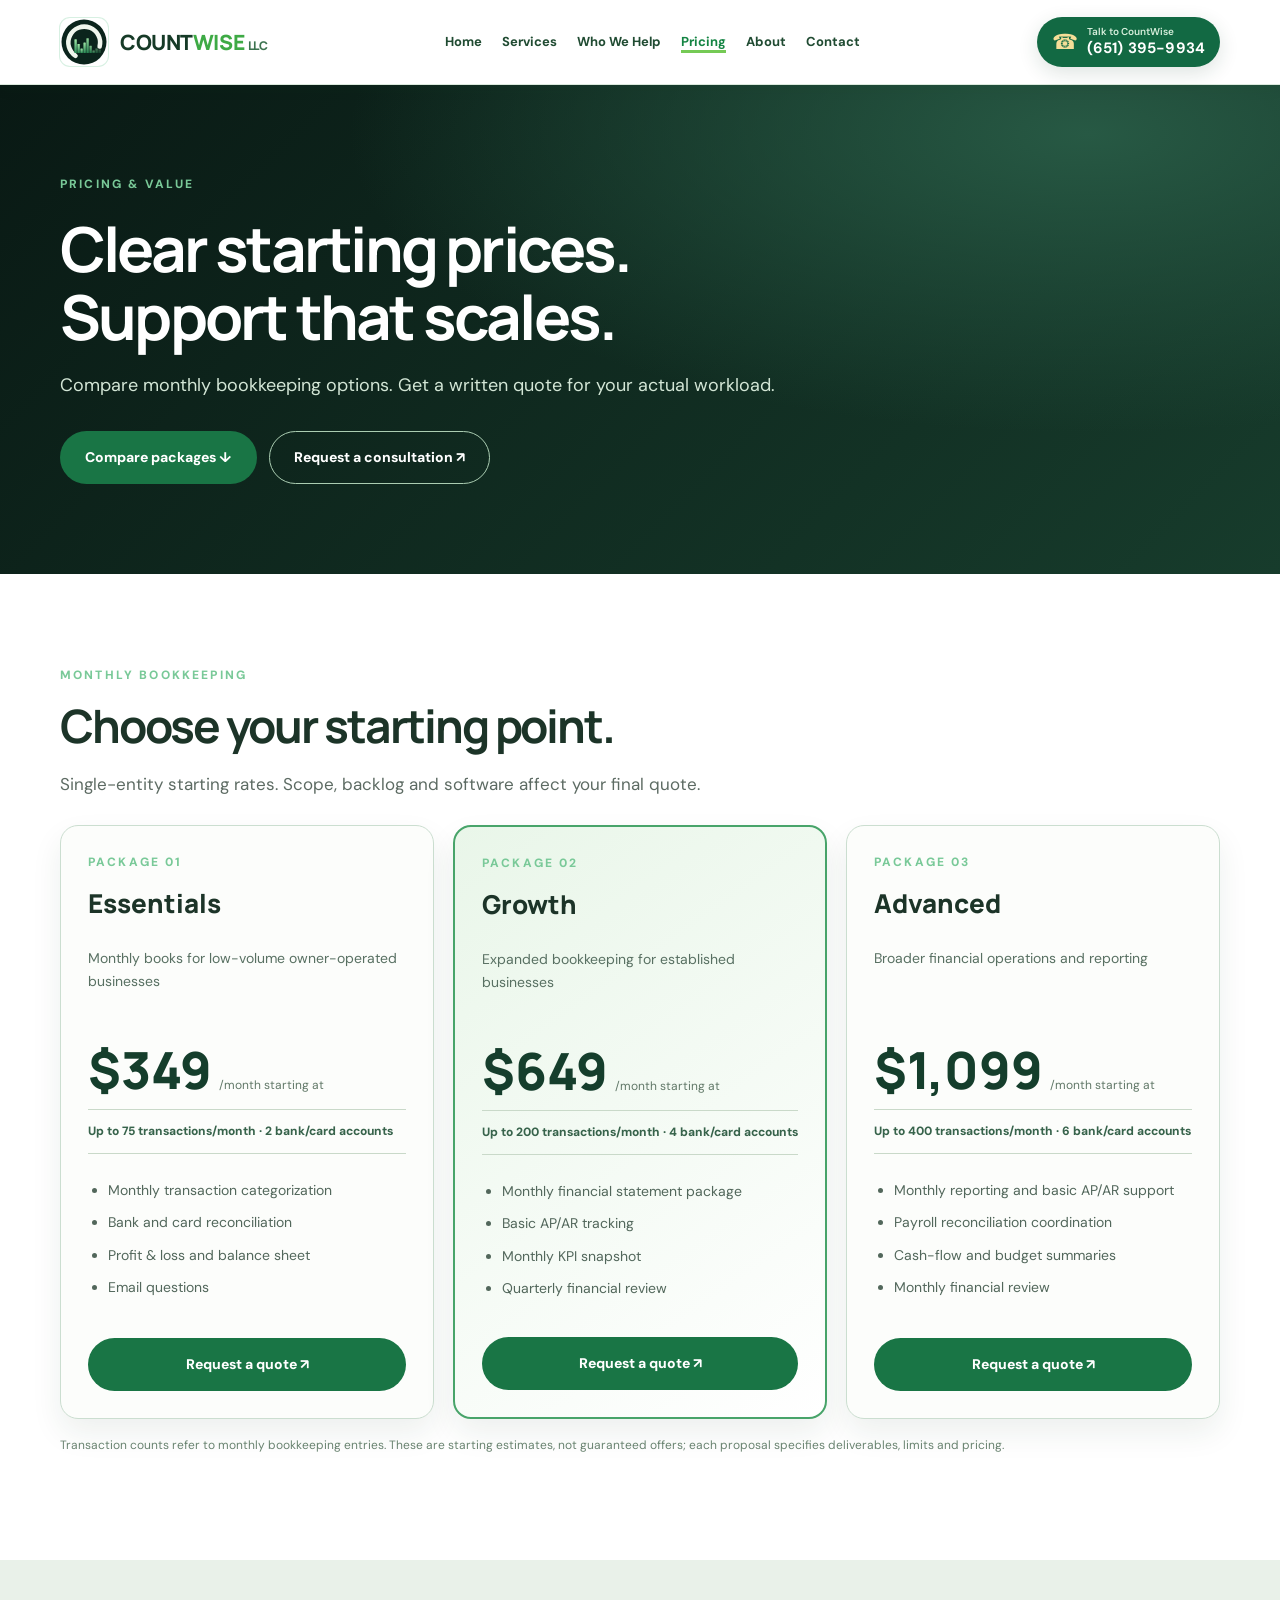
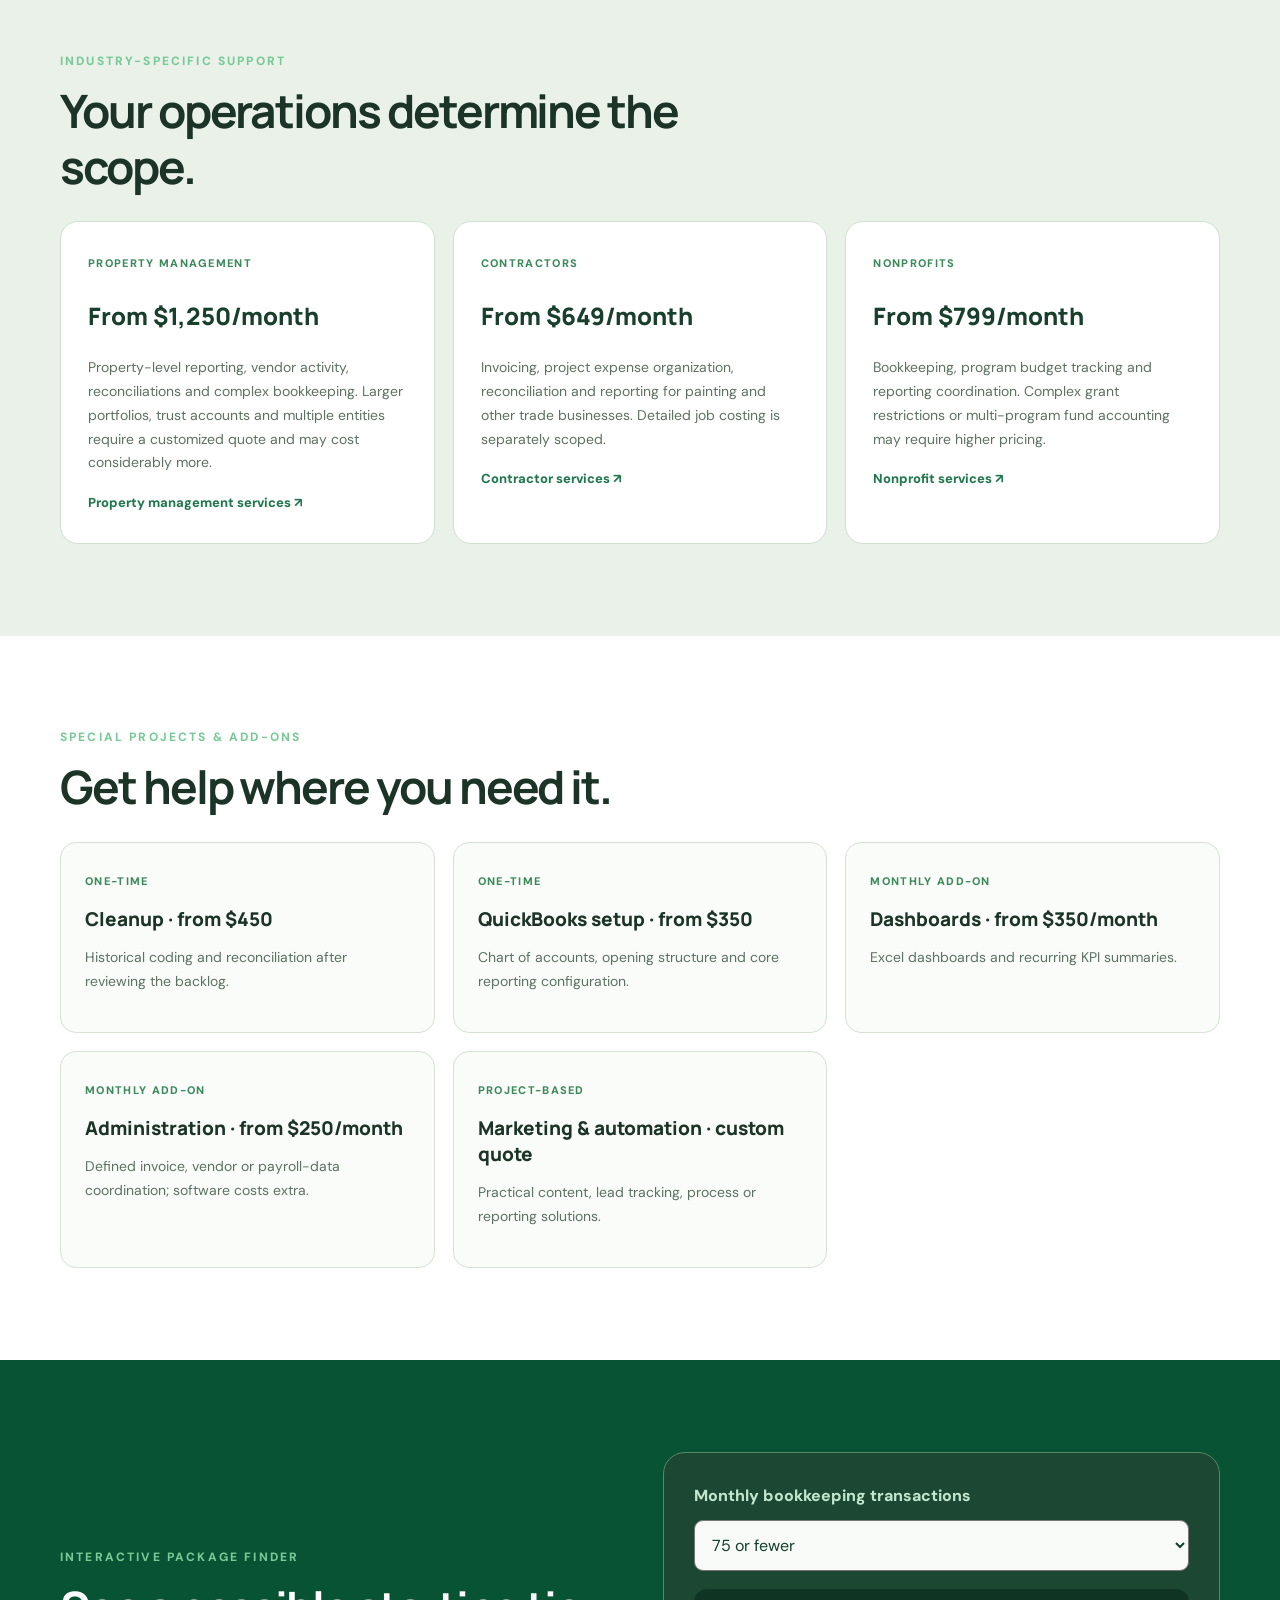
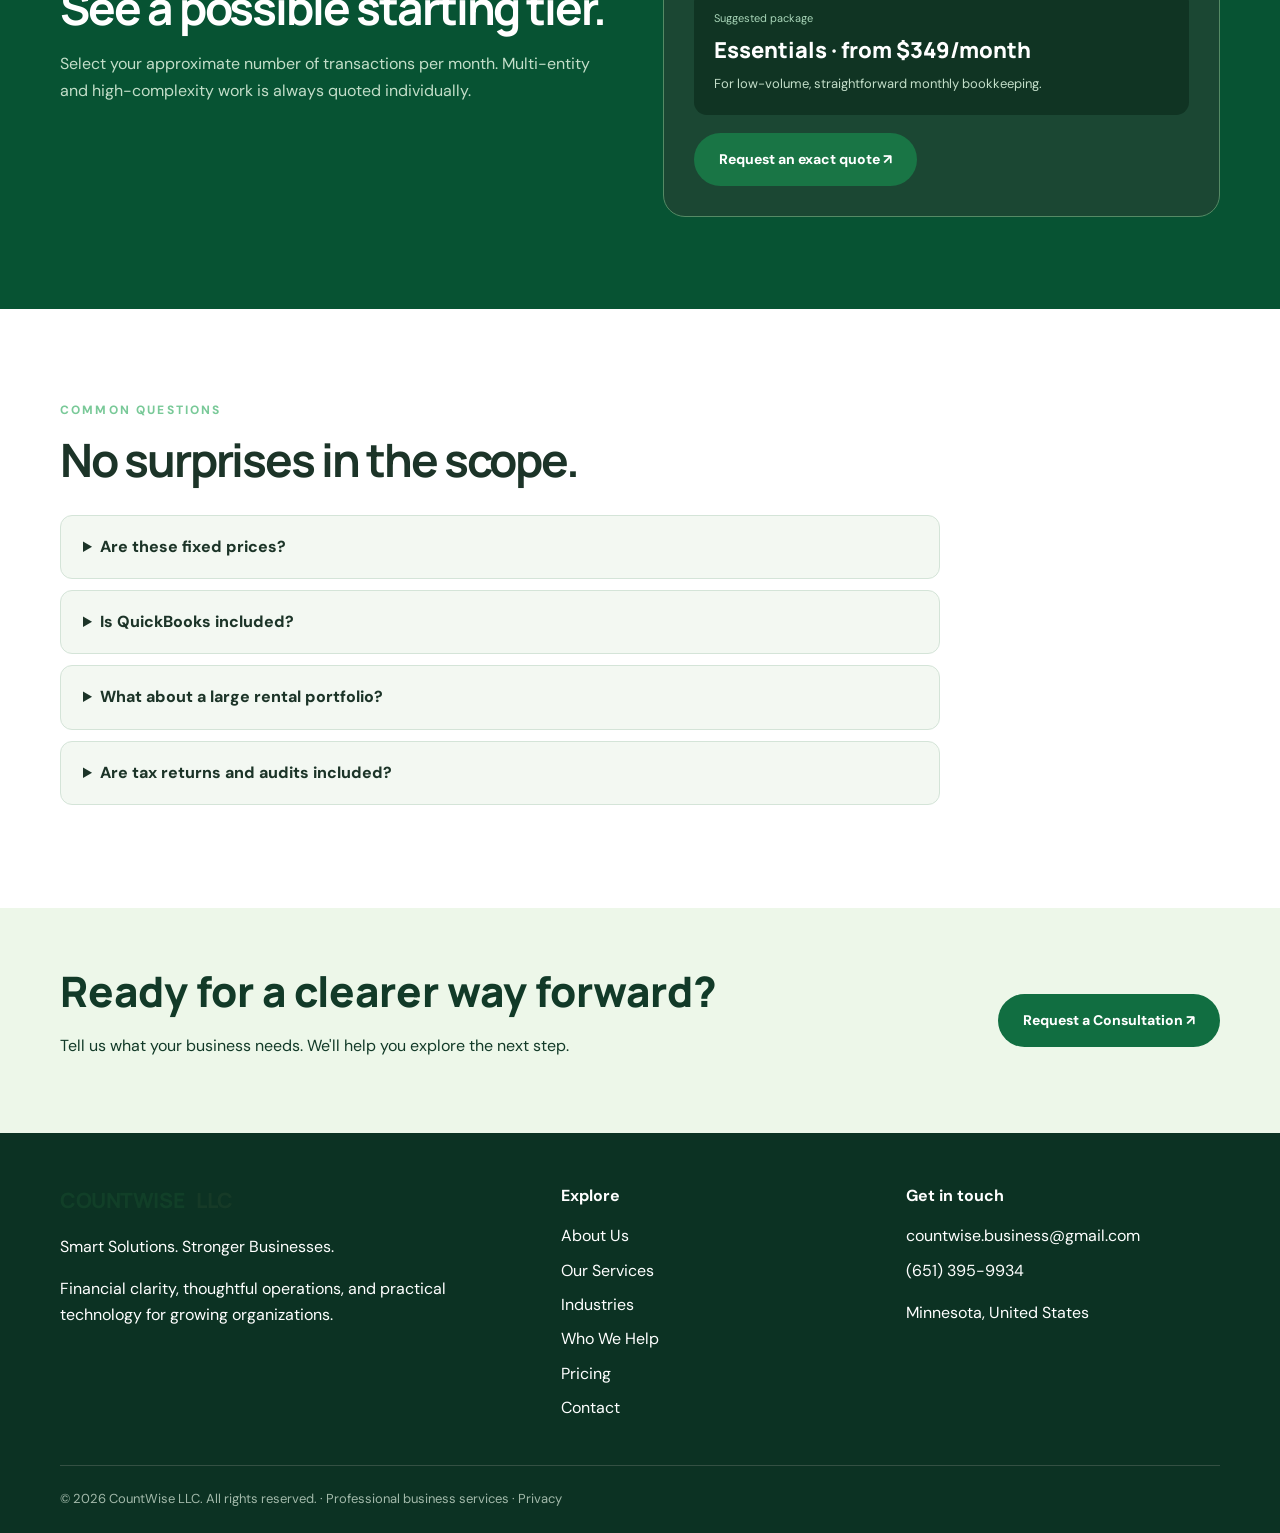
<file: pricing.html>
<!doctype html><html lang="en"><head><meta charset="utf-8"><meta name="viewport" content="width=device-width,initial-scale=1"><title>Pricing & Bookkeeping Packages | CountWise LLC</title><meta name="description" content="Explore transparent CountWise bookkeeping prices starting at $349 monthly, plus growth, advanced and custom industry services."><meta name="theme-color" content="#ffffff"><link rel="canonical" href="https://countwisellc.com/pricing.html"><link rel="icon" href="assets/favicon.png" type="image/png"><link rel="stylesheet" href="assets/style.css"><meta property="og:type" content="website"><meta property="og:title" content="Accounting, Bookkeeping & Business Solutions in Minnesota | CountWise LLC"><meta property="og:description" content="CountWise LLC provides bookkeeping, financial management, administrative services, marketing and business automation in Minnesota."><meta property="og:image" content="https://countwisellc.com/assets/countwise-logo.jpg"><meta property="og:url" content="https://countwisellc.com/pricing.html"><script type="application/ld+json">{"@context":"https://schema.org","@type":"ProfessionalService","name":"CountWise LLC","url":"https://countwisellc.com","email":"countwise.business@gmail.com","telephone":"+1-651-395-9934","areaServed":{"@type":"State","name":"Minnesota"},"description":"Bookkeeping, financial management, administrative services, marketing and technology solutions."}</script></head><body><a class="skip" href="#main">Skip to content</a><header class="top"><div class="container nav"><a class="brand" href="index.html" aria-label="CountWise LLC home"><img class="brandmark" src="assets/countwise-animated-mark.svg" alt="CountWise logo"><span>COUNT<span>WISE</span> <small>LLC</small></span></a><button class="menu" aria-label="Toggle navigation" aria-expanded="false" aria-controls="main-nav">☰ Menu</button><nav class="navlinks" id="main-nav" aria-label="Main navigation"><a href="index.html">Home</a><a href="services.html">Services</a><a href="who-we-help.html">Who We Help</a><a href="pricing.html" class="active" aria-current="page">Pricing</a><a href="about.html">About</a><a href="contact.html">Contact</a></nav><a class="header-phone" href="tel:+16513959934" aria-label="Call CountWise at 651-395-9934"><span class="call-symbol">☎</span><span><small>Talk to CountWise</small><strong>(651) 395-9934</strong></span></a></div></header><main id="main"><section class="pagehero pricing-hero"><div class="container"><div class="eyebrow">Pricing & value</div><h1>Clear starting prices.<br>Support that scales.</h1><p>Compare monthly bookkeeping options. Get a written quote for your actual workload.</p><div class="pricing-photo"><figure class="site-human-shot"><img src="https://images.unsplash.com/photo-1556761175-b413da4baf72?auto=format&amp;fit=crop&amp;w=1200&amp;q=80" loading="lazy" decoding="async" alt="People discussing business financial planning"><figcaption>Illustrative business photography</figcaption></figure></div><div class="actions"><a class="button" href="#packages">Compare packages ↓</a><a class="button outline" href="contact.html">Request a consultation ↗</a></div></div></section>
<section class="section white" id="packages"><div class="container"><div class="sectionhead"><div class="eyebrow">Monthly bookkeeping</div><h2>Choose your starting point.</h2><p>Single-entity starting rates. Scope, backlog and software affect your final quote.</p></div><div class="pricing-grid"><article class="price-card "><div class="eyebrow">PACKAGE 01</div><h3>Essentials</h3><p>Monthly books for low-volume owner-operated businesses</p><div class="price-value"><strong>$349</strong><span>/month starting at</span></div><div class="scope-note">Up to 75 transactions/month · 2 bank/card accounts</div><ul><li>Monthly transaction categorization</li><li>Bank and card reconciliation</li><li>Profit & loss and balance sheet</li><li>Email questions</li></ul><a class="button" href="contact.html?service=Accounting%20%26%20Bookkeeping">Request a quote ↗</a></article><article class="price-card featured"><div class="eyebrow">PACKAGE 02</div><h3>Growth</h3><p>Expanded bookkeeping for established businesses</p><div class="price-value"><strong>$649</strong><span>/month starting at</span></div><div class="scope-note">Up to 200 transactions/month · 4 bank/card accounts</div><ul><li>Monthly financial statement package</li><li>Basic AP/AR tracking</li><li>Monthly KPI snapshot</li><li>Quarterly financial review</li></ul><a class="button" href="contact.html?service=Accounting%20%26%20Bookkeeping">Request a quote ↗</a></article><article class="price-card "><div class="eyebrow">PACKAGE 03</div><h3>Advanced</h3><p>Broader financial operations and reporting</p><div class="price-value"><strong>$1,099</strong><span>/month starting at</span></div><div class="scope-note">Up to 400 transactions/month · 6 bank/card accounts</div><ul><li>Monthly reporting and basic AP/AR support</li><li>Payroll reconciliation coordination</li><li>Cash-flow and budget summaries</li><li>Monthly financial review</li></ul><a class="button" href="contact.html?service=Accounting%20%26%20Bookkeeping">Request a quote ↗</a></article></div><p class="proof-footnote">Transaction counts refer to monthly bookkeeping entries. These are starting estimates, not guaranteed offers; each proposal specifies deliverables, limits and pricing.</p></div></section>
<section class="section sector-pricing"><div class="container"><div class="sectionhead"><div class="eyebrow">Industry-specific support</div><h2>Your operations determine the scope.</h2></div><div class="sector-price-grid"><article><span>PROPERTY MANAGEMENT</span><h3>From $1,250/month</h3><p>Property-level reporting, vendor activity, reconciliations and complex bookkeeping. Larger portfolios, trust accounts and multiple entities require a customized quote and may cost considerably more.</p><a href="who-we-help.html#property-management">Property management services ↗</a></article><article><span>CONTRACTORS</span><h3>From $649/month</h3><p>Invoicing, project expense organization, reconciliation and reporting for painting and other trade businesses. Detailed job costing is separately scoped.</p><a href="who-we-help.html#contractors">Contractor services ↗</a></article><article><span>NONPROFITS</span><h3>From $799/month</h3><p>Bookkeeping, program budget tracking and reporting coordination. Complex grant restrictions or multi-program fund accounting may require higher pricing.</p><a href="who-we-help.html#nonprofits">Nonprofit services ↗</a></article></div></div></section>
<section class="section white"><div class="container"><div class="sectionhead"><div class="eyebrow">Special projects & add-ons</div><h2>Get help where you need it.</h2></div><div class="addon-grid"><article><span>ONE-TIME</span><h3>Cleanup · from $450</h3><p>Historical coding and reconciliation after reviewing the backlog.</p></article><article><span>ONE-TIME</span><h3>QuickBooks setup · from $350</h3><p>Chart of accounts, opening structure and core reporting configuration.</p></article><article><span>MONTHLY ADD-ON</span><h3>Dashboards · from $350/month</h3><p>Excel dashboards and recurring KPI summaries.</p></article><article><span>MONTHLY ADD-ON</span><h3>Administration · from $250/month</h3><p>Defined invoice, vendor or payroll-data coordination; software costs extra.</p></article><article><span>PROJECT-BASED</span><h3>Marketing & automation · custom quote</h3><p>Practical content, lead tracking, process or reporting solutions.</p></article></div></div></section>
<section class="section dark"><div class="container estimate-layout"><div><div class="eyebrow">Interactive package finder</div><h2>See a possible starting tier.</h2><p>Select your approximate number of transactions per month. Multi-entity and high-complexity work is always quoted individually.</p></div><div class="estimate-panel" id="price-finder"><label for="tx-size">Monthly bookkeeping transactions</label><select id="tx-size"><option value="75">75 or fewer</option><option value="200">76–200</option><option value="400">201–400</option><option value="large">More than 400 / multiple entities</option></select><div class="estimate-out"><span>Suggested package</span><strong id="estimate-label">Essentials · from $349/month</strong><p id="estimate-explain">For low-volume, straightforward monthly bookkeeping.</p></div><a class="button" href="contact.html?service=Accounting%20%26%20Bookkeeping">Request an exact quote ↗</a></div></div></section>
<section class="section white"><div class="container"><div class="sectionhead"><div class="eyebrow">Common questions</div><h2>No surprises in the scope.</h2></div><div class="pricing-faq"><details><summary>Are these fixed prices?</summary><p>No. They are proposed starting prices for the listed assumptions. The written quote will account for transaction volume, accounts, software, and reporting needs.</p></details><details><summary>Is QuickBooks included?</summary><p>Third-party software subscriptions and payroll fees are separate unless your written proposal says otherwise.</p></details><details><summary>What about a large rental portfolio?</summary><p>Hundreds of units, multiple entities, trust accounting, AppFolio exports, or detailed property reporting call for an individual assessment. The advertised starting price is not a price for a portfolio of any size.</p></details><details><summary>Are tax returns and audits included?</summary><p>No. These packages focus on bookkeeping and defined business services. Tax preparation, legal advice, and attest or audit services are not included.</p></details></div></div></section></main><section class="cta"><div class="container cta-inner"><div><h2>Ready for a clearer way forward?</h2><p>Tell us what your business needs. We'll help you explore the next step.</p></div><a class="button" href="contact.html">Request a Consultation ↗</a></div></section><footer class="footer"><div class="container"><div class="footgrid"><div><div class="brand">COUNTWISE <span>LLC</span></div><p>Smart Solutions. Stronger Businesses.</p><p>Financial clarity, thoughtful operations, and practical technology for growing organizations.</p></div><div><h4>Explore</h4><a href="about.html">About Us</a><a href="services.html">Our Services</a><a href="industries.html">Industries</a><a href="who-we-help.html">Who We Help</a><a href="pricing.html">Pricing</a><a href="contact.html">Contact</a></div><div><h4>Get in touch</h4><a href="mailto:countwise.business@gmail.com">countwise.business@gmail.com</a><a href="tel:+16513959934">(651) 395-9934</a><p>Minnesota, United States</p></div></div><div class="copyright">© <span id="year">2026</span> CountWise LLC. All rights reserved. · Professional business services · <a style="display:inline" href="privacy.html">Privacy</a></div></div></footer><script src="assets/site.js" defer></script><script>document.getElementById('year').textContent=new Date().getFullYear()</script></body></html>
</file>
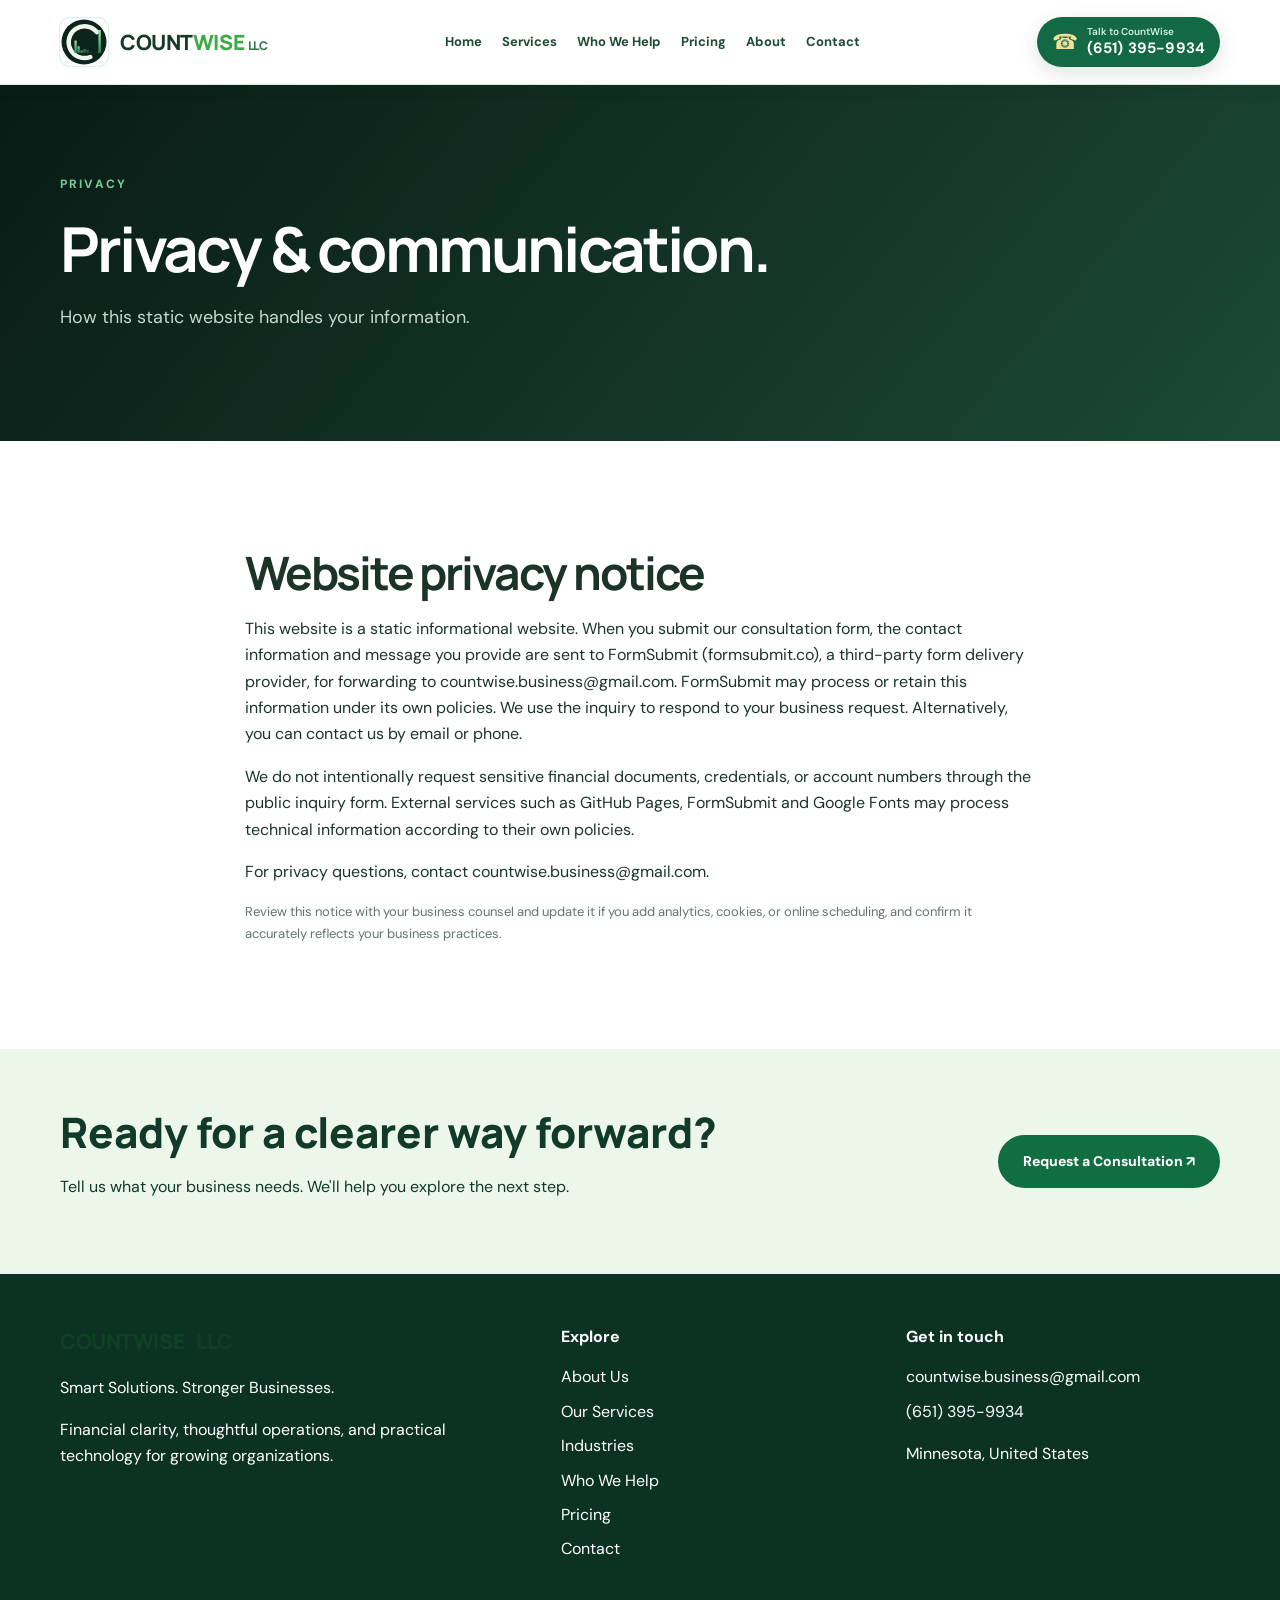
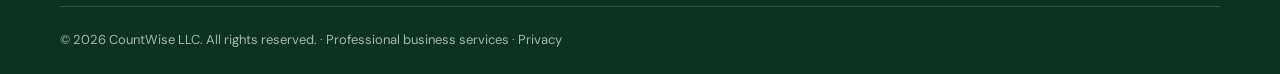
<file: privacy.html>
<!doctype html><html lang="en"><head><meta charset="utf-8"><meta name="viewport" content="width=device-width,initial-scale=1"><title>Privacy | CountWise LLC</title><meta name="description" content="CountWise LLC website privacy and contact information."><meta name="theme-color" content="#ffffff"><link rel="canonical" href="https://countwisellc.com/privacy.html"><link rel="icon" href="assets/favicon.png" type="image/png"><link rel="stylesheet" href="assets/style.css"><meta property="og:type" content="website"><meta property="og:title" content="Privacy | CountWise LLC"><meta property="og:description" content="CountWise LLC website privacy and contact information."><meta property="og:image" content="https://countwisellc.com/assets/countwise-logo.jpg"><meta property="og:url" content="https://countwisellc.com/privacy.html"><script type="application/ld+json">{"@context":"https://schema.org","@type":"ProfessionalService","name":"CountWise LLC","url":"https://countwisellc.com","email":"countwise.business@gmail.com","telephone":"+1-651-395-9934","areaServed":{"@type":"State","name":"Minnesota"},"description":"Bookkeeping, financial management, administrative services, marketing and technology solutions."}</script></head><body><a class="skip" href="#main">Skip to content</a><header class="top"><div class="container nav"><a class="brand" href="index.html" aria-label="CountWise LLC home"><img class="brandmark" src="assets/countwise-animated-mark.svg" alt="CountWise logo"><span>COUNT<span>WISE</span> <small>LLC</small></span></a><button class="menu" aria-label="Toggle navigation" aria-expanded="false" aria-controls="main-nav">☰ Menu</button><nav class="navlinks" id="main-nav" aria-label="Main navigation"><a href="index.html">Home</a><a href="services.html">Services</a><a href="who-we-help.html">Who We Help</a><a href="pricing.html">Pricing</a><a href="about.html">About</a><a href="contact.html">Contact</a></nav><a class="header-phone" href="tel:+16513959934" aria-label="Call CountWise at 651-395-9934"><span class="call-symbol">☎</span><span><small>Talk to CountWise</small><strong>(651) 395-9934</strong></span></a></div></header><main id="main"><section class="pagehero"><div class="container"><div class="eyebrow">Privacy</div><h1>Privacy & communication.</h1><p>How this static website handles your information.</p></div></section><section class="section white"><div class="container" style="max-width:850px"><h2>Website privacy notice</h2><p>This website is a static informational website. When you submit our consultation form, the contact information and message you provide are sent to FormSubmit (formsubmit.co), a third-party form delivery provider, for forwarding to countwise.business@gmail.com. FormSubmit may process or retain this information under its own policies. We use the inquiry to respond to your business request. Alternatively, you can contact us by email or phone.</p><p>We do not intentionally request sensitive financial documents, credentials, or account numbers through the public inquiry form. External services such as GitHub Pages, FormSubmit and Google Fonts may process technical information according to their own policies.</p><p>For privacy questions, contact <a href="mailto:countwise.business@gmail.com">countwise.business@gmail.com</a>.</p><p class="notice">Review this notice with your business counsel and update it if you add analytics, cookies, or online scheduling, and confirm it accurately reflects your business practices.</p></div></section></main><section class="cta"><div class="container cta-inner"><div><h2>Ready for a clearer way forward?</h2><p>Tell us what your business needs. We'll help you explore the next step.</p></div><a class="button" href="contact.html">Request a Consultation ↗</a></div></section><footer class="footer"><div class="container"><div class="footgrid"><div><div class="brand">COUNTWISE <span>LLC</span></div><p>Smart Solutions. Stronger Businesses.</p><p>Financial clarity, thoughtful operations, and practical technology for growing organizations.</p></div><div><h4>Explore</h4><a href="about.html">About Us</a><a href="services.html">Our Services</a><a href="industries.html">Industries</a><a href="who-we-help.html">Who We Help</a><a href="pricing.html">Pricing</a><a href="contact.html">Contact</a></div><div><h4>Get in touch</h4><a href="mailto:countwise.business@gmail.com">countwise.business@gmail.com</a><a href="tel:+16513959934">(651) 395-9934</a><p>Minnesota, United States</p></div></div><div class="copyright">© <span id="year">2026</span> CountWise LLC. All rights reserved. · Professional business services · <a style="display:inline" href="privacy.html">Privacy</a></div></div></footer><script src="assets/site.js" defer></script><script>document.getElementById('year').textContent=new Date().getFullYear()</script></body></html>
</file>
<file: assets/style.css>
@import url('https://fonts.googleapis.com/css2?family=DM+Sans:wght@400;500;600;700&family=Manrope:wght@400;500;600;700;800&display=swap');
:root{--bg:#091814;--deep:#102820;--panel:#17372d;--mint:#b8e9c7;--lime:#8fcb9b;--ink:#152720;--cream:#f6f7f2;--muted:#aebfb6;--line:rgba(255,255,255,.15)}*{box-sizing:border-box}html{scroll-behavior:smooth}body{margin:0;font:16px/1.65 'DM Sans',sans-serif;color:var(--ink);background:var(--cream)}a{color:inherit;text-decoration:none}button,input,textarea,select{font:inherit}a:focus-visible,button:focus-visible,input:focus-visible,textarea:focus-visible,select:focus-visible{outline:3px solid #76d5a1;outline-offset:3px}.container{max-width:1160px;margin:auto;padding:0 26px}.top{background:var(--bg);color:white;position:sticky;top:0;z-index:20;border-bottom:1px solid var(--line)}.nav{display:flex;align-items:center;justify-content:space-between;min-height:82px;gap:24px}.brand{display:flex;align-items:center;gap:12px;font-family:Manrope,sans-serif;font-size:19px;font-weight:800;letter-spacing:.035em}.brandmark{width:46px;height:46px;background:white;border-radius:10px;object-fit:cover;object-position:center}.brand span{color:var(--mint)}.navlinks{display:flex;align-items:center;gap:29px}.navlinks a{font-size:14px;font-weight:600;color:#d8e7df}.navlinks a:hover,.navlinks a.active{color:var(--mint)}.button{display:inline-flex;align-items:center;justify-content:center;gap:10px;border:1px solid transparent;background:var(--mint);color:#0d2b1b;border-radius:6px;padding:13px 20px;font-weight:800;font-size:14px;cursor:pointer;transition:.2s}.button:hover{transform:translateY(-2px);background:#d5f5dc}.button.outline{background:transparent;border-color:#789889;color:#fff}.button.outline:hover{background:#203e32}.menu{display:none;background:none;border:1px solid #587266;color:#fff;padding:8px 12px;border-radius:5px;cursor:pointer}.hero{background:radial-gradient(ellipse at 85% 20%,#245642 0%,transparent 42%),linear-gradient(135deg,#081711,#123126);color:white;overflow:hidden}.hero-inner{display:grid;grid-template-columns:1.1fr .9fr;align-items:center;gap:55px;padding-top:100px;padding-bottom:110px}.eyebrow{color:#79c998;font-weight:800;text-transform:uppercase;letter-spacing:.18em;font-size:12px}.hero h1,.pagehero h1{font-family:Manrope,sans-serif;font-size:clamp(43px,5.2vw,72px);line-height:1.1;letter-spacing:-.055em;margin:20px 0}.hero h1 em{font-style:normal;color:var(--mint)}.hero p{font-size:18px;color:#c5d8ce;max-width:580px}.actions{display:flex;flex-wrap:wrap;gap:12px;margin-top:30px}.hero-art{position:relative;border:1px solid #4a6a59;background:linear-gradient(160deg,#214735,#10261d);border-radius:18px;min-height:390px;padding:28px;box-shadow:0 30px 70px #0004}.arthead{display:flex;justify-content:space-between;color:#c4dfd0;font-size:12px;text-transform:uppercase;letter-spacing:.1em}.bars{height:210px;display:flex;align-items:end;gap:13px;border-bottom:1px solid #709d80;padding:20px 4px 0}.bars span{flex:1;background:linear-gradient(#c4efcb,#438f62);border-radius:6px 6px 0 0}.artfoot{display:flex;justify-content:space-between;align-items:end;margin-top:22px}.artfoot strong{font:800 32px Manrope;color:white}.artfoot small{color:#b2d2bf}.section{padding:92px 0}.section.white{background:white}.section.dark{background:var(--deep);color:white}.sectionhead{max-width:720px;margin-bottom:38px}.section h2,.pagehero h1{font-family:Manrope,sans-serif;letter-spacing:-.045em}.section h2{font-size:clamp(30px,4vw,46px);line-height:1.2;margin:12px 0}.sectionhead p{color:#5d6b63;font-size:17px}.dark .sectionhead p{color:#b7cfc0}.grid{display:grid;grid-template-columns:repeat(3,1fr);gap:20px}.card{padding:30px;border:1px solid #dce6dd;background:#fff;border-radius:10px;transition:transform .2s}.card:hover{transform:translateY(-4px)}.card .number{color:#31845a;font-size:12px;font-weight:800;letter-spacing:.12em}.card h3{font:800 20px/1.35 Manrope;margin:18px 0 10px}.card p{color:#5d6b63;margin:0}.card a{display:inline-block;color:#216f49;font-weight:800;margin-top:20px}.dark .card{background:#18392e;border-color:#36594a;color:white}.dark .card p{color:#bed1c4}.dark .card a{color:var(--mint)}.split{display:grid;grid-template-columns:1fr 1fr;gap:60px;align-items:center}.featurebox{background:#e6f1e8;border-radius:12px;padding:35px}.featurebox strong{font:800 25px Manrope}.featurebox p{color:#526a5a}.pill{display:inline-block;padding:7px 13px;border-radius:30px;background:#e4f1e7;color:#24673f;font-size:12px;font-weight:800;margin:5px 5px 5px 0}.clients{display:grid;grid-template-columns:repeat(2,1fr);gap:20px}.client{padding:28px;border:1px solid #d9e6da;border-radius:10px;background:#fff}.client strong{font:800 20px Manrope}.client p{color:#66746a}.cta{background:#bceac7;padding:58px 0}.cta-inner{display:flex;align-items:center;justify-content:space-between;gap:28px}.cta h2{font:800 clamp(27px,4vw,42px)/1.2 Manrope;margin:0 0 10px}.cta .button{background:#123a2a;color:white}.pagehero{background:linear-gradient(130deg,#091b15,#1c4936);color:white;padding:90px 0}.pagehero h1{font-size:clamp(40px,5vw,62px);max-width:820px}.pagehero p{color:#c5d8ce;font-size:18px;max-width:720px}.bullets{padding-left:20px;color:#526a5a}.bullets li{margin:8px 0}.team{display:grid;grid-template-columns:repeat(3,1fr);gap:20px}.team .card{min-height:265px}.role{color:#2c8155;font-weight:800;font-size:13px}.service{padding:32px 0;border-bottom:1px solid #d6e4d8}.service h2{font:800 29px Manrope}.service .columns{display:grid;grid-template-columns:1fr 1.25fr;gap:45px}.service p{color:#5a6d61}.service ul{columns:2;padding-left:18px}.service li{break-inside:avoid;margin-bottom:9px}.contactgrid{display:grid;grid-template-columns:.85fr 1.15fr;gap:38px}.contactcard{background:var(--deep);color:white;padding:34px;border-radius:12px}.contactcard a{color:var(--mint)}.form{background:white;padding:34px;border:1px solid #d9e6da;border-radius:12px}.form label{display:block;font-weight:700;font-size:14px;margin:14px 0 6px}.form input,.form textarea,.form select{width:100%;padding:12px 13px;border:1px solid #cbd8cf;border-radius:6px;background:#fff}.form textarea{min-height:125px}.form small{display:block;color:#607568;margin-top:14px}.footer{background:#081711;color:#c5d9cc;padding:50px 0 24px}.footgrid{display:grid;grid-template-columns:1.5fr 1fr 1fr;gap:30px}.footer a{display:block;margin:8px 0}.footer a:hover{color:white}.footer h4{color:white;margin:0 0 14px}.copyright{border-top:1px solid #345043;margin-top:35px;padding-top:22px;font-size:13px;color:#a2b9aa}.notice{font-size:13px;color:#64756a}.skip{position:absolute;left:-9999px}.skip:focus{left:15px;top:15px;z-index:99;background:white;padding:12px}.reveal{opacity:0;transform:translateY(12px);transition:opacity .5s,transform .5s}.reveal.visible{opacity:1;transform:none}@media(max-width:850px){.navlinks{display:none;position:absolute;top:82px;left:0;right:0;background:#0b2118;padding:20px 26px;flex-direction:column;align-items:start}.navlinks.open{display:flex}.menu{display:block}.hero-inner,.split,.contactgrid{grid-template-columns:1fr}.hero-inner{padding-top:65px}.hero-art{min-height:300px}.grid,.team{grid-template-columns:repeat(2,1fr)}.service .columns{grid-template-columns:1fr;gap:0}}@media(max-width:600px){.container{padding:0 20px}.section{padding:65px 0}.grid,.team,.clients,.footgrid{grid-template-columns:1fr}.hero h1{font-size:44px}.hero-art{display:none}.cta-inner{display:block}.cta .button{margin-top:18px}.service ul{columns:1}.pagehero{padding:65px 0}.brand{font-size:17px}}

/* Premium motion system */
:root{--gold:#c6ac72}body{overflow-x:hidden}.top{transition:box-shadow .3s,background .3s,backdrop-filter .3s}.top.scrolled{background:rgba(7,23,17,.93);backdrop-filter:blur(18px);box-shadow:0 12px 32px #0003}.brandmark{position:relative;z-index:1;transition:transform .5s,box-shadow .5s}.brand:hover .brandmark{transform:rotate(-8deg) scale(1.07);box-shadow:0 0 0 4px #78d4a044}.brand{position:relative}.brand:before{content:"";position:absolute;left:-5px;top:50%;width:54px;height:54px;transform:translateY(-50%);border:1px dashed #8fcb9b80;border-radius:50%;animation:logo-spin 18s linear infinite;pointer-events:none}.hero{position:relative}.hero:before{content:"";position:absolute;inset:0;background-image:radial-gradient(#9ed4a222 1px,transparent 1px);background-size:30px 30px;mask-image:linear-gradient(to right,transparent,#000);pointer-events:none}.hero h1{animation:rise-in .8s ease both}.hero p,.hero .actions{animation:rise-in .85s .15s ease both}.hero-art{animation:rise-in 1s .2s ease both}.premium-art{isolation:isolate}.orbit{position:absolute;pointer-events:none;border:1px dashed #8fe0b36e;border-radius:50%;z-index:-1;animation:logo-spin 28s linear infinite}.orbit-one{width:480px;height:480px;top:-48px;left:-50px}.orbit-two{width:380px;height:380px;top:0;left:0;border-color:#d2bb8066;animation-direction:reverse;animation-duration:23s}.floating-chip{position:absolute;z-index:2;border:1px solid #91cba98a;background:#12382deb;color:#d6f6de;padding:9px 15px;border-radius:40px;font-size:12px;box-shadow:0 12px 30px #0004;animation:floaty 5s ease-in-out infinite}.chip-one{top:-20px;right:12px}.chip-two{bottom:-16px;left:-26px;animation-delay:-2s}.bars span{transform-origin:bottom;animation:bar-grow 1.1s ease-out both}.bars span:nth-child(2){animation-delay:.08s}.bars span:nth-child(3){animation-delay:.16s}.bars span:nth-child(4){animation-delay:.24s}.bars span:nth-child(5){animation-delay:.32s}.bars span:nth-child(6){animation-delay:.4s}.bars span:nth-child(7){animation-delay:.48s}.ticker{background:#b8e9c7;overflow:hidden;white-space:nowrap;padding:13px 0;color:#163728;font:800 12px Manrope;letter-spacing:.15em}.ticker-track{width:max-content;animation:marquee 34s linear infinite}.ticker-track b{margin:0 24px;color:#35825a}.process-section{background:#eef3ed}.process-visual{position:relative;display:grid;grid-template-columns:repeat(4,1fr);gap:20px;margin-top:55px}.process-line{position:absolute;top:42px;left:12%;right:12%;height:2px;background:linear-gradient(90deg,#5a9d73,#c1ab74,#5a9d73)}.process-step{position:relative;text-align:center;padding:0 12px}.step-symbol{position:relative;display:grid;place-items:center;margin:0 auto 23px;width:86px;height:86px;background:#133d2b;border:1px solid #c5d9c6;border-radius:50%;color:#b8e9c7;font-size:35px;box-shadow:0 0 0 9px #eef3ed;transition:transform .3s}.process-step:hover .step-symbol{transform:translateY(-8px) rotate(9deg)}.step-num{color:#3d8d60;font-size:11px;font-weight:800;letter-spacing:.13em}.process-step h3{font:800 23px Manrope;margin:9px 0}.process-step p{color:#5a6d61;font-size:14px;margin:0}.spotlight-section{background:radial-gradient(circle at 85% 30%,#27523e,transparent 48%),#0b2018}.spotlight-section p{color:#c1d7c8}.dashboard{padding:26px;background:linear-gradient(145deg,#173b2b,#0c2119);border:1px solid #547a62;border-radius:20px;box-shadow:0 25px 60px #0005}.dashboard-top,.dashboard-bottom{display:flex;justify-content:space-between;gap:10px;font-size:10px;font-weight:800;letter-spacing:.13em;color:#a5c9ae}.live-dot{color:#e6d7a5}.dashboard-grid{display:grid;grid-template-columns:1fr 1fr;gap:12px;margin:24px 0}.dashboard-stat{padding:16px;border:1px solid #4b735b;background:#1e4833;border-radius:12px}.dashboard-stat small,.dashboard-stat span{display:block;color:#a4c5af;font-size:11px}.dashboard-stat strong{display:block;color:white;font:800 18px Manrope;margin:8px 0}.chart-caption{font-size:12px;color:#d7ead9}.signal-chart{display:flex;align-items:end;gap:14px;height:135px;border-bottom:1px solid #648c70;padding-top:20px;margin-bottom:18px}.signal-chart span{flex:1;height:var(--bar);border-radius:5px 5px 0 0;background:linear-gradient(#d4eab4,#56a875);transform-origin:bottom;animation:bar-grow 1.2s both}.sectionhead h2{max-width:740px}.card{transition:transform .35s,box-shadow .35s,border-color .35s}.card:hover{box-shadow:0 22px 45px #12372215;border-color:#8ac5a0}.button{transition:transform .25s,background .25s,box-shadow .25s}.button:hover{box-shadow:0 8px 25px #70bc8a3b}@keyframes logo-spin{to{transform:translateY(-50%) rotate(360deg)}}@keyframes rise-in{from{opacity:0;transform:translateY(22px)}to{opacity:1;transform:translateY(0)}}@keyframes floaty{50%{transform:translateY(-12px)}}@keyframes bar-grow{from{transform:scaleY(.12);opacity:.4}to{transform:scaleY(1);opacity:1}}@keyframes marquee{to{transform:translateX(-50%)}}@media(max-width:850px){.process-visual{grid-template-columns:repeat(2,1fr);row-gap:35px}.process-line{display:none}}@media(max-width:600px){.process-visual{grid-template-columns:1fr}.process-step{max-width:350px;margin:auto}.hero-art{display:block;min-height:320px;margin:35px 10px 0}.hero-inner{gap:0}.orbit-one{width:320px;height:320px}.orbit-two{width:280px;height:280px}.chip-two{left:0}.dashboard-grid{grid-template-columns:1fr}.brand:before{display:none}}@media(prefers-reduced-motion:reduce){*,*:before,*:after{animation-duration:.01ms!important;animation-iteration-count:1!important;transition-duration:.01ms!important;scroll-behavior:auto!important}.reveal{opacity:1;transform:none}}

/* CountWise animated identity v3 */
.brandmark{width:46px;height:46px;object-fit:contain;border-radius:50%;box-shadow:0 0 0 1px #88d3a755}
.brand:hover .brandmark{transform:none;box-shadow:0 0 0 3px #88d3a777}
.brand:before{display:none}
.hero-logo-animation{display:flex;align-items:center;gap:12px;margin:0 0 12px;color:#a8e8b8;font-size:11px;font-weight:800;letter-spacing:.19em}
.hero-logo-animation img{width:82px;height:82px;border-radius:50%;filter:drop-shadow(0 0 16px #4ba77466)}
@media(max-width:600px){.hero-logo-animation img{width:64px;height:64px}}

/* Practical proof, case examples, interactive tools and resources */
.evidence-strip{background:#0e2c20;color:#f2faf3;padding:64px 0}.evidence-intro{max-width:800px}.evidence-strip h2{color:#fff}.evidence-intro p{color:#c7dfce}.evidence-grid{display:grid;grid-template-columns:repeat(3,minmax(0,1fr));gap:18px;margin-top:30px}.evidence-item{border:1px solid #527762;background:linear-gradient(135deg,#1d4c34,#113024);border-radius:18px;padding:27px;min-height:170px}.evidence-item strong{display:block;font:800 clamp(44px,5.8vw,70px) Manrope,sans-serif;line-height:1;color:#bcdfaa}.evidence-item span{display:block;font-size:14px;color:#d5e8d9;line-height:1.5;margin-top:15px}
.finder-section{background:#e9f2ea}.finder-layout{display:grid;grid-template-columns:1fr 1fr;gap:50px;align-items:center}.finder-panel{padding:30px;background:#fff;border:1px solid #bbd4bd;border-radius:20px;box-shadow:0 20px 50px #153a2717}.finder-panel label{display:block;color:#1e442f;font-weight:800;margin-bottom:12px}.finder-panel select{display:block;width:100%;border:1px solid #96bea5;background:#f7fbf7;padding:15px;color:#153827;border-radius:10px;font:inherit}.finder-panel p{min-height:54px;color:#4e6b56;margin:18px 0}.finder-panel .button{display:inline-flex}
.case-grid{display:grid;grid-template-columns:repeat(2,minmax(0,1fr));gap:23px}.case-card{border-radius:19px;background:linear-gradient(155deg,#f6faf6,#fff);border:1px solid #c5d8c7;padding:30px;box-shadow:0 12px 32px #14372212}.case-card h3{margin:20px 0 12px;font-size:25px}.case-card p{color:#526859;line-height:1.75}.case-card>a{font-weight:800;color:#1a7850}.case-identity{display:flex;align-items:center;justify-content:space-between;gap:12px;color:#52735a;letter-spacing:.1em;font-size:11px;font-weight:800}.case-icon{display:grid;place-items:center;width:55px;height:55px;flex-shrink:0;border-radius:13px;color:#c6ebd1;background:#16432d;font-size:18px}.case-tags{display:flex;gap:7px;flex-wrap:wrap;margin:20px 0}.case-tags span{padding:6px 11px;background:#e2f0e4;color:#306040;border-radius:30px;font-size:12px}.proof-footnote{font-size:12px;color:#6b8572;line-height:1.65;margin-top:17px}.testimonial-panel{display:flex;align-items:center;justify-content:space-between;gap:30px;background:#eff5ee;border-radius:20px;padding:24px 28px;margin-top:32px}.testimonial-panel h3{margin:7px 0}.testimonial-panel p{color:#546c5a;max-width:650px}.testimonial-panel a{color:#146c46;font-weight:800;white-space:nowrap}
.resource-section{background:#edf3ed}.resource-grid{display:grid;grid-template-columns:repeat(3,minmax(0,1fr));gap:18px}.resource-grid a{display:block;padding:26px 27px;text-decoration:none;color:#163927;border:1px solid #c9ddce;background:#fff;border-radius:18px;transition:transform .25s,box-shadow .25s}.resource-grid a:hover{transform:translateY(-5px);box-shadow:0 15px 29px #102b1e1f}.resource-grid span{color:#4c9163;letter-spacing:.13em;font-size:11px;font-weight:800}.resource-grid h3{font-size:21px;margin:15px 0 9px}.resource-grid p{line-height:1.65;color:#526b5a;font-size:14px}
.trap{position:absolute!important;left:-9999px!important;width:1px!important;height:1px!important;opacity:0!important}.form-error{color:#a51b23!important;font-weight:700}.form-ok{color:#1b7849!important;font-weight:700}.form [type=submit]:disabled{opacity:.65;cursor:wait}.service{scroll-margin-top:100px}.grid .card{scroll-margin-top:100px}
@media(max-width:800px){.finder-layout{grid-template-columns:1fr;gap:25px}.evidence-grid,.resource-grid{grid-template-columns:repeat(2,minmax(0,1fr))}.case-grid{grid-template-columns:1fr}.testimonial-panel{display:block}.testimonial-panel a{white-space:normal}}
@media(max-width:580px){.evidence-grid,.resource-grid{grid-template-columns:1fr}.evidence-item{min-height:auto}.evidence-strip{padding:50px 0}}

/* Industry and pricing pages */
.niche-hero,.pricing-hero{background:radial-gradient(ellipse at 85% 10%,#275944,transparent 48%),linear-gradient(135deg,#091914,#173c2c);color:white}.niche-hero h1,.pricing-hero h1{color:#fff}.niche-hero p,.pricing-hero p{color:#d3e6d6}.niche-grid{display:grid;grid-template-columns:repeat(2,minmax(0,1fr));gap:22px}.niche-card{background:#fbfdfb;border:1px solid #c8dacb;border-radius:21px;padding:30px;display:flex;flex-direction:column;box-shadow:0 12px 32px #163c2614}.niche-card h3{font:800 23px/1.25 Manrope,sans-serif;margin:18px 0 10px}.niche-card p,.niche-card li{color:#536a5d}.niche-card ul{padding-left:21px}.niche-card li{margin-bottom:7px}.niche-top{display:flex;align-items:center;justify-content:space-between;color:#538263;font-size:11px;font-weight:800;letter-spacing:.11em;gap:12px}.niche-glyph{display:grid;place-items:center;width:55px;height:55px;border-radius:15px;background:#153e2b;color:#d7f4df;font-size:28px}.niche-bottom{border-top:1px solid #dbe8dd;padding-top:18px;margin-top:auto;display:flex;flex-wrap:wrap;justify-content:space-between;gap:14px;align-items:center}.niche-bottom span{font-size:12px;color:#5a745e;font-weight:800}.niche-bottom a,.sector-price-grid a{color:#21774d;font-size:13px;font-weight:800}.niche-steps{display:grid;grid-template-columns:repeat(3,1fr);gap:20px}.niche-steps>div{border-radius:17px;background:#fff;padding:26px}.niche-steps strong{color:#287c51;font:800 33px Manrope}.niche-steps h3{margin:10px 0}.niche-steps p{color:#5d7063}
.pricing-grid{display:grid;grid-template-columns:repeat(3,minmax(0,1fr));gap:19px;align-items:stretch}.price-card{border:1px solid #cbded0;background:#fcfdfb;border-radius:21px;padding:27px;display:flex;flex-direction:column;box-shadow:0 14px 31px #183f2814;position:relative}.price-card.featured{border:2px solid #48a46a;background:linear-gradient(145deg,#e9f6e9,#fff)}.price-card h3{font:800 26px Manrope;margin:12px 0}.price-card>p{font-size:14px;color:#587062;min-height:70px}.price-value{display:flex;align-items:baseline;flex-wrap:wrap;gap:7px;margin:13px 0}.price-value strong{font:800 clamp(35px,4vw,53px)/1 Manrope;color:#153e2c}.price-value span{font-size:12px;color:#617868}.scope-note{padding:12px 0;border-top:1px solid #c9d9c9;border-bottom:1px solid #c9d9c9;font-size:12px;color:#37634b;font-weight:800}.price-card ul{padding-left:20px;flex:1}.price-card li{font-size:14px;color:#52675b;margin:9px 0}.price-card .button{width:100%;margin-top:12px}.sector-pricing{background:#e9f1e9}.sector-price-grid{display:grid;grid-template-columns:repeat(3,minmax(0,1fr));gap:18px}.sector-price-grid article{background:#fff;border-radius:18px;padding:27px;border:1px solid #cfe0d0}.sector-price-grid article>span,.addon-grid article>span{font-size:11px;font-weight:800;letter-spacing:.12em;color:#3b895b}.sector-price-grid h3{font:800 24px Manrope;color:#183f2c}.sector-price-grid p,.addon-grid p{font-size:14px;color:#5d7162;line-height:1.7}.addon-grid{display:grid;grid-template-columns:repeat(3,minmax(0,1fr));gap:18px}.addon-grid article{border:1px solid #d6e2d6;background:#f9fcf8;border-radius:16px;padding:24px}.addon-grid h3{font:800 19px Manrope;margin:13px 0}.estimate-layout{display:grid;grid-template-columns:1fr 1fr;align-items:center;gap:45px}.estimate-layout h2{color:#fff}.estimate-layout p{color:#c3dec9}.estimate-panel{background:#1b4733;border:1px solid #558a65;border-radius:22px;padding:30px}.estimate-panel label{font-weight:800;color:#c0e6cc;display:block;margin-bottom:11px}.estimate-panel select{padding:13px;width:100%;background:#f8faf7;color:#143e2b;border-radius:9px}.estimate-out{background:#103423;border-radius:13px;padding:20px;margin:18px 0}.estimate-out span{display:block;font-size:11px;color:#a9d6b9}.estimate-out strong{display:block;font:800 22px Manrope;margin:8px 0;color:#fff}.estimate-out p{font-size:13px;margin:0}.pricing-faq{max-width:880px}.pricing-faq details{background:#f3f8f2;border:1px solid #d4e4d8;border-radius:12px;margin-bottom:11px;padding:18px 22px}.pricing-faq summary{font-weight:800;cursor:pointer}.pricing-faq p{color:#536e5b}.niche-card,.price-card{scroll-margin-top:110px}
@media(max-width:900px){.pricing-grid,.sector-price-grid,.addon-grid{grid-template-columns:repeat(2,minmax(0,1fr))}.navlinks{gap:15px}.navlinks a{font-size:12px}}
@media(max-width:700px){.niche-grid,.pricing-grid,.sector-price-grid,.addon-grid,.estimate-layout{grid-template-columns:1fr}.niche-steps{grid-template-columns:1fr}.price-card>p{min-height:unset}.niche-bottom{align-items:start}.navlinks a{font-size:14px}}

/* CountWise visual refinement */
.visual-break{padding:62px 0}.editorial-split{display:grid;grid-template-columns:1fr 1fr;gap:52px;align-items:center}.editorial-photo{margin:0;position:relative;overflow:hidden;border-radius:22px;aspect-ratio:1.45;box-shadow:0 20px 48px #16382120}.editorial-photo img{display:block;width:100%;height:100%;object-fit:cover}.editorial-photo figcaption,.pricing-photo figcaption{position:absolute;bottom:10px;left:10px;background:#082318aa;color:#fff;font-size:10px;padding:5px 9px;border-radius:6px}.editorial-copy p{max-width:48ch;color:#56705d}
.niche-photo{height:188px;margin:-30px -30px 22px;overflow:hidden;border-radius:19px 19px 0 0}.niche-photo img{width:100%;height:100%;object-fit:cover;display:block;transition:transform .3s}.niche-card:hover .niche-photo img{transform:scale(1.035)}
.scan-details{border-top:1px solid #d4e4d7;padding:10px 0;margin:12px 0}.scan-details summary{font-size:13px;font-weight:800;color:#207449;cursor:pointer}.scan-details ul{margin:12px 0}
.pricing-photo{position:relative;overflow:hidden;border-radius:20px;max-width:460px;margin:22px 0 -50px auto;aspect-ratio:1.6;box-shadow:0 18px 45px #0004}.pricing-photo img{display:block;width:100%;height:100%;object-fit:cover}
.site-human-shot{border-radius:19px;overflow:hidden;margin:0;aspect-ratio:1.4;box-shadow:0 18px 40px #17382122}.site-human-shot img{width:100%;height:100%;object-fit:cover;display:block}
.navlinks{gap:14px}.navlinks>a:not(.button){font-size:12px}.sectionhead{margin-bottom:27px}.niche-card p,.case-card p{max-width:56ch}
@media(max-width:940px){.navlinks{gap:9px}.navlinks>a:not(.button){font-size:11px}}@media(max-width:850px){.editorial-split{grid-template-columns:1fr;gap:24px}.navlinks>a:not(.button){font-size:14px}}@media(max-width:600px){.visual-break{padding:42px 0}.niche-photo{height:170px}.pricing-photo{margin:25px auto -35px}}

/* Final editorial balance */
.service-visual-intro{display:grid;grid-template-columns:1.05fr .95fr;gap:34px;align-items:center;margin-bottom:42px;padding:18px 0}.service-visual-intro .editorial-photo{max-height:330px}.about-photo-block{min-width:0}.mini-values{background:#e7f2e8;padding:14px 18px;border-radius:12px;margin-top:14px}.mini-values p{margin:4px 0 0;color:#52675b;font-size:13px}.contact-photo{margin-bottom:23px}.contact-photo .site-human-shot{aspect-ratio:1.9}.pricing-hero .pricing-photo{max-width:350px;margin:12px 0 0}.pricing-hero .pricing-photo .site-human-shot{aspect-ratio:2.1}.site-human-shot figcaption{display:none}.editorial-photo figcaption{font-size:10px}.navlinks a:not(.button){letter-spacing:-.025em}@media(max-width:800px){.service-visual-intro{grid-template-columns:1fr}.pricing-hero .pricing-photo{max-width:100%}.contact-photo .site-human-shot{aspect-ratio:1.6}}

/* Contact page: CountWise business card gallery */
.contact-business-cards{display:grid;grid-template-columns:repeat(2,minmax(0,1fr));gap:25px;align-items:start}.contact-business-cards figure{margin:0}.contact-business-cards img{display:block;width:100%;height:auto;aspect-ratio:7/4;object-fit:contain;background:#fff;border:1px solid #e4e9e0;border-radius:12px;box-shadow:0 16px 34px #1539231d}.contact-business-cards figcaption{font-size:13px;color:#617668;margin-top:12px;text-align:center}.card-connection{display:flex;gap:24px;flex-wrap:wrap;margin:25px 0 0}.card-connection a{color:#176b43;font-weight:800}.card-connection a:hover{text-decoration:underline}@media(max-width:720px){.contact-business-cards{grid-template-columns:1fr;gap:20px}}

/* CountWise 2026 photo-led site refresh: inspired by clear service-first browsing, original layout */
:root{--bg:#fff;--deep:#075333;--mint:#caefb8;--lime:#70c94b;--ink:#142e23;--cream:#f8fbf5;--accent-gold:#d9b35d}html{scroll-behavior:smooth;scroll-padding-top:108px}body{background:#fff;color:#1c3428} .container{max-width:1220px;padding-left:30px;padding-right:30px}
.top{background:#fff!important;color:#16462c!important;border-bottom:1px solid #dbe9dd!important;box-shadow:0 3px 15px #143d2212;position:sticky;top:0;z-index:60}.top.scrolled{box-shadow:0 10px 26px #12392122}.nav{min-height:84px;gap:15px}.brand{color:#113f28!important;font-size:21px;letter-spacing:-.02em;white-space:nowrap}.brandmark{width:48px;height:48px;border-radius:10px}.brand span{color:#163a27!important}.brand span>span{color:#3eaa45!important}.brand small{font-size:12px;color:#3c734f}.navlinks{gap:20px}.navlinks a:not(.button){color:#204b32!important;font-size:13px!important;font-weight:700!important;letter-spacing:0}.navlinks a:hover,.navlinks a.active{color:#148443!important}.navlinks a.active{box-shadow:inset 0 -3px #75ca55}.header-phone{display:flex;align-items:center;gap:9px;white-space:nowrap;padding:9px 15px;border-radius:40px;background:#126943;color:#fff!important;line-height:1.25;box-shadow:0 6px 20px #12402d24}.header-phone .call-symbol{font-size:21px;color:#f5de98}.header-phone small{display:block;color:#d7efdc;font-size:10px;font-weight:600}.header-phone strong{font-size:15px;letter-spacing:.01em}.header-phone:hover{background:#0a4d30}.menu{color:#145b36!important;border:1px solid #bcd5bb!important;background:#f1f8ee!important}.button{background:#197545;color:#fff;border-radius:32px;padding:14px 24px;font-weight:800}.button:hover{background:#0e5832;color:#fff}.button.outline{border-color:#abcdb2}
.cw-home-hero{position:relative;min-height:600px;background:#063e27;color:#fff;display:flex;align-items:center;overflow:hidden}.cw-home-hero-image{position:absolute;inset:0;background-size:cover;background-position:center 35%;transform:scale(1.03)}.cw-home-hero-content{position:relative;z-index:2;padding-top:90px;padding-bottom:130px;width:100%}.cw-mini-label,.cw-kicker{font-size:12px;letter-spacing:.19em;text-transform:uppercase;font-weight:800;color:#2d9858}.cw-mini-label{color:#d8efb9}.cw-home-hero h1{font:800 clamp(48px,6.3vw,82px)/1.08 Manrope,sans-serif;letter-spacing:-.05em;max-width:745px;margin:20px 0}.cw-home-hero h1 em{font-style:normal;color:#a9e78b}.cw-home-hero p{font-size:20px;line-height:1.7;color:#eff8f0;max-width:590px}.cw-hero-actions{display:flex;flex-wrap:wrap;gap:22px;align-items:center;margin-top:32px}.cw-home-hero .button{background:#a8e17d;color:#0b4128}.cw-home-hero .button:hover{background:#c8f2a6}.cw-light-link{color:#fff;font-weight:800;text-decoration:underline;text-decoration-color:#8dd26a;text-underline-offset:6px}.cw-light-link:hover{color:#c2efa6}.cw-hero-bottom{position:absolute;bottom:0;left:0;right:0;z-index:2;background:#083e2bd8;backdrop-filter:blur(8px);display:flex;justify-content:center;align-items:center;gap:35px;padding:18px;color:#e6f4e5;font-size:12px;font-weight:800;letter-spacing:.16em}.cw-hero-bottom i{width:5px;height:5px;border-radius:50%;background:#e0c072}
.cw-section{padding:105px 0}.cw-soft{background:#f4faf2}.cw-split{display:grid;grid-template-columns:1fr 1fr;align-items:center;gap:8%}.cw-split.reverse>.cw-photo-wrap{order:2}.cw-copy h2,.cw-center-head h2,.cw-industry-content h2,.cw-final-inner h2{font:800 clamp(33px,3.8vw,52px)/1.17 Manrope,sans-serif;letter-spacing:-.045em;margin:14px 0 20px;color:#13472d}.cw-copy h2 em{font-style:normal;color:#31974c}.cw-copy>p,.cw-center-head>p{font-size:17px;line-height:1.8;color:#53695b;max-width:540px}.cw-photo-wrap{position:relative;min-width:0}.cw-photo-wrap img{display:block;width:100%;height:480px;object-fit:cover;border-radius:28px 90px 28px 28px;box-shadow:0 25px 48px #14391d26}.cw-photo-tag{position:absolute;bottom:-20px;right:-13px;background:#fff;box-shadow:0 15px 30px #19382124;padding:18px 24px;border-left:5px solid #d7b254;border-radius:12px}.cw-photo-tag strong{display:block;color:#174c30}.cw-photo-tag span{font-size:12px;color:#5c6e63}.cw-checks{display:grid;gap:13px;margin:25px 0 30px;color:#185b38;font-weight:700}.cw-text-link{display:inline-block;color:#147747;font-weight:800;border-bottom:2px solid #d6b65f;padding-bottom:5px}.cw-center-head{text-align:center;max-width:740px;margin:0 auto 42px}.cw-center-head h2{font-size:clamp(32px,4vw,47px)}.cw-center-head p{margin-left:auto;margin-right:auto}
.cw-service-cards{display:grid;grid-template-columns:repeat(4,minmax(0,1fr));gap:20px}.cw-service-card{background:#fff;border:1px solid #e2ebe1;border-radius:20px;padding:29px 24px;box-shadow:0 12px 31px #22422b0d;transition:transform .25s,box-shadow .25s}.cw-service-card:hover{transform:translateY(-8px);box-shadow:0 22px 40px #16462621}.cw-service-icon{display:grid;place-items:center;width:70px;height:70px;background:#e6f5df;border-radius:20px;color:#187344;font-size:35px;font-weight:700}.cw-service-card h3{font:800 20px/1.35 Manrope,sans-serif;color:#154b2e;margin:22px 0 12px}.cw-service-card p{font-size:14px;color:#5a6f5e;line-height:1.65;min-height:72px}.cw-card-link{font-size:13px;color:#148444;font-weight:800}.cw-under-cards{text-align:center;margin-top:34px}
.cw-stat-row{display:flex;gap:28px;margin:34px 0}.cw-stat-row>div{max-width:180px}.cw-stat-row strong{font:800 54px/1 Manrope;color:#237e48;display:block}.cw-stat-row span{display:block;color:#5a705f;font-size:13px;line-height:1.5;margin-top:10px}
.cw-industry-banner{position:relative;min-height:440px;background:#0a432c;color:#fff;display:flex;align-items:center}.cw-industry-image{position:absolute;inset:0;background-size:cover;background-position:center}.cw-industry-content{position:relative;z-index:1;padding-top:75px;padding-bottom:75px}.cw-industry-content .cw-kicker{color:#c7e9b8}.cw-industry-content h2{color:#fff;max-width:840px}.cw-industry-links{display:flex;gap:10px;flex-wrap:wrap;margin-top:27px}.cw-industry-links a{background:#fff;color:#17583a;border-radius:30px;padding:12px 19px;font-weight:800;font-size:13px}.cw-industry-links a:hover{background:#d9f1c5}
.cw-steps{display:grid;grid-template-columns:repeat(3,minmax(0,1fr));gap:22px}.cw-steps article{background:#f7faf6;border-radius:22px;border:1px solid #e1ebe0;padding:31px}.cw-steps article span{font:800 46px Manrope;color:#86c66d}.cw-steps h3{font:800 21px Manrope;color:#124b30;margin:10px 0}.cw-steps p{color:#5e705f;font-size:15px}
.cw-resource-grid{display:grid;grid-template-columns:repeat(3,minmax(0,1fr));gap:23px}.cw-resource-card{display:block;background:#fff;border-radius:18px;overflow:hidden;box-shadow:0 14px 29px #173c2220;transition:transform .25s}.cw-resource-card:hover{transform:translateY(-6px)}.cw-resource-card img{width:100%;height:215px;object-fit:cover}.cw-resource-card span,.cw-resource-card h3,.cw-resource-card p,.cw-resource-card strong{display:block;margin-left:24px;margin-right:24px}.cw-resource-card span{margin-top:25px;color:#248249;font-weight:800;font-size:11px;letter-spacing:.12em}.cw-resource-card h3{font:800 20px/1.4 Manrope;color:#123f28;margin-top:10px;margin-bottom:9px}.cw-resource-card p{color:#586f5c;font-size:14px;margin-top:0;min-height:48px}.cw-resource-card strong{color:#168044;margin-bottom:25px;font-size:13px}
.cw-final-cta{background:linear-gradient(110deg,#09472c,#176a3a);color:#fff;padding:75px 0;border-top:5px solid #d8b55b}.cw-final-inner{display:flex;justify-content:space-between;align-items:center;gap:40px}.cw-final-inner h2{color:white;max-width:700px}.cw-final-inner p{color:#d4ebd5}.cw-final-inner .cw-kicker{color:#ccefc1}.cw-final-buttons{display:grid;gap:20px;text-align:center}.cw-final-buttons .button{background:#c1eaa8;color:#0d3f24}
.cw-pagehero{background-image:linear-gradient(90deg,#073d28eb,#11452cbd),var(--page-photo)!important;background-size:cover!important;background-position:center!important;color:#fff!important;min-height:350px;display:flex;align-items:center}.cw-pagehero .container{width:100%}.cw-pagehero h1{font-size:clamp(40px,5.5vw,62px)!important;color:#fff!important;max-width:880px}.cw-pagehero p{color:#ebf5ed!important;max-width:700px}.cw-pagehero .eyebrow{color:#c7f1ad}.cw-pagehero .button.outline{border-color:#d9edda;color:#fff}
.section.white{background:#fff}.niche-grid{gap:24px}.niche-card{border-radius:18px;box-shadow:0 8px 28px #16402111}.niche-photo{height:210px}.price-card{border-radius:18px}.pricing-hero .pricing-photo{display:none}.footer{background:#0c3223;color:#fff}.cta{background:#edf7e9;color:#123a28}.cta .button{background:#116e41;color:white}
@media(max-width:1120px){.nav{gap:13px}.navlinks{gap:12px}.navlinks a:not(.button){font-size:12px!important}.header-phone{padding:8px 10px}.header-phone strong{font-size:13px}.brand{font-size:17px}.brandmark{width:40px;height:40px}}
@media(max-width:960px){.nav{flex-wrap:wrap;position:relative;min-height:74px}.menu{display:block!important;order:3;margin-left:auto}.header-phone{order:2;margin-left:auto}.navlinks{order:4;display:none!important;position:absolute;top:100%;left:0;right:0;background:#fff;box-shadow:0 18px 35px #14351d24;border-top:1px solid #dbebdf;padding:20px 30px;flex-direction:column;gap:0;align-items:stretch;z-index:80}.navlinks.open{display:flex!important}.navlinks a:not(.button){color:#234b35!important;padding:12px;border-bottom:1px solid #e7eee7;font-size:15px!important}.navlinks a.active{box-shadow:none}.cw-service-cards{grid-template-columns:repeat(2,minmax(0,1fr))}.cw-split{gap:5%}}
@media(max-width:700px){.container{padding-left:22px;padding-right:22px}.header-phone small{display:none}.header-phone strong{font-size:12px}.header-phone{gap:6px;padding:9px}.brand{font-size:16px}.brandmark{width:37px;height:37px}.menu{font-size:12px;padding:7px 8px}.cw-home-hero{min-height:600px}.cw-home-hero-image{background-position:65% center}.cw-home-hero-content{padding-top:95px;padding-bottom:140px}.cw-home-hero h1{font-size:clamp(42px,9.2vw,57px)}.cw-home-hero p{font-size:17px}.cw-hero-bottom{gap:10px;font-size:9px;letter-spacing:.02em;padding:15px}.cw-hero-bottom i{width:3px;height:3px}.cw-section{padding:67px 0}.cw-split{grid-template-columns:1fr;gap:40px}.cw-split.reverse>.cw-photo-wrap{order:0}.cw-photo-wrap img{height:340px}.cw-photo-tag{right:5px}.cw-service-cards,.cw-steps,.cw-resource-grid{grid-template-columns:1fr}.cw-service-card p{min-height:unset}.cw-industry-content h2{font-size:33px}.cw-stat-row{gap:20px}.cw-final-inner{display:block}.cw-final-buttons{text-align:left;margin-top:26px}.cw-final-inner .button{width:100%}.cw-pagehero{min-height:310px}.niche-grid,.pricing-grid{grid-template-columns:1fr}}
@media(max-width:390px){.brand{font-size:14px}.header-phone strong{font-size:11px}.call-symbol{display:none}}
@media(prefers-reduced-motion:reduce){html{scroll-behavior:auto}.cw-service-card,.cw-resource-card{transition:none}}
</file>
